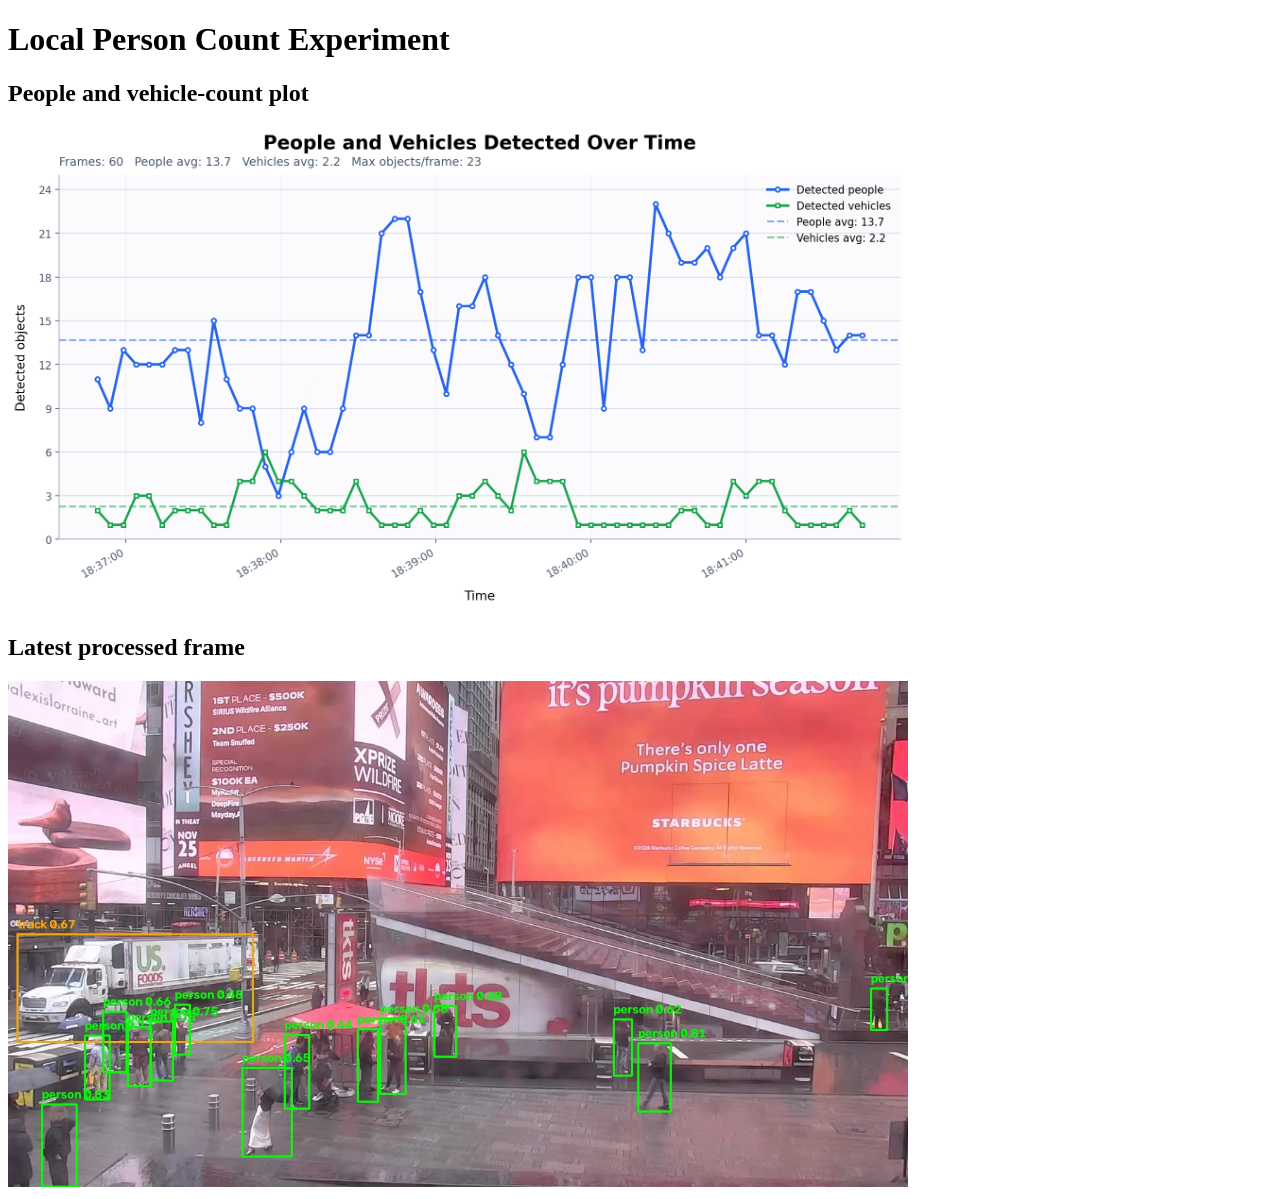
<file: local 1280px/index.html>
<!DOCTYPE html>
<html>
<head>
    <meta charset="utf-8">
    <title>Local Person Count Experiment</title>
</head>
<body>
    <h1>Local Person Count Experiment</h1>
    <h2>People and vehicle-count plot</h2>
    <img id="plotImage" src="people_count_plot.png" alt="Saved people-count plot" width="900">

    <h2>Latest processed frame</h2>
    <img id="reloadImage" src="processed_frame.jpg" alt="Latest processed frame" width="900">

    <script src="script.js"></script>
</body>
</html>
</file>
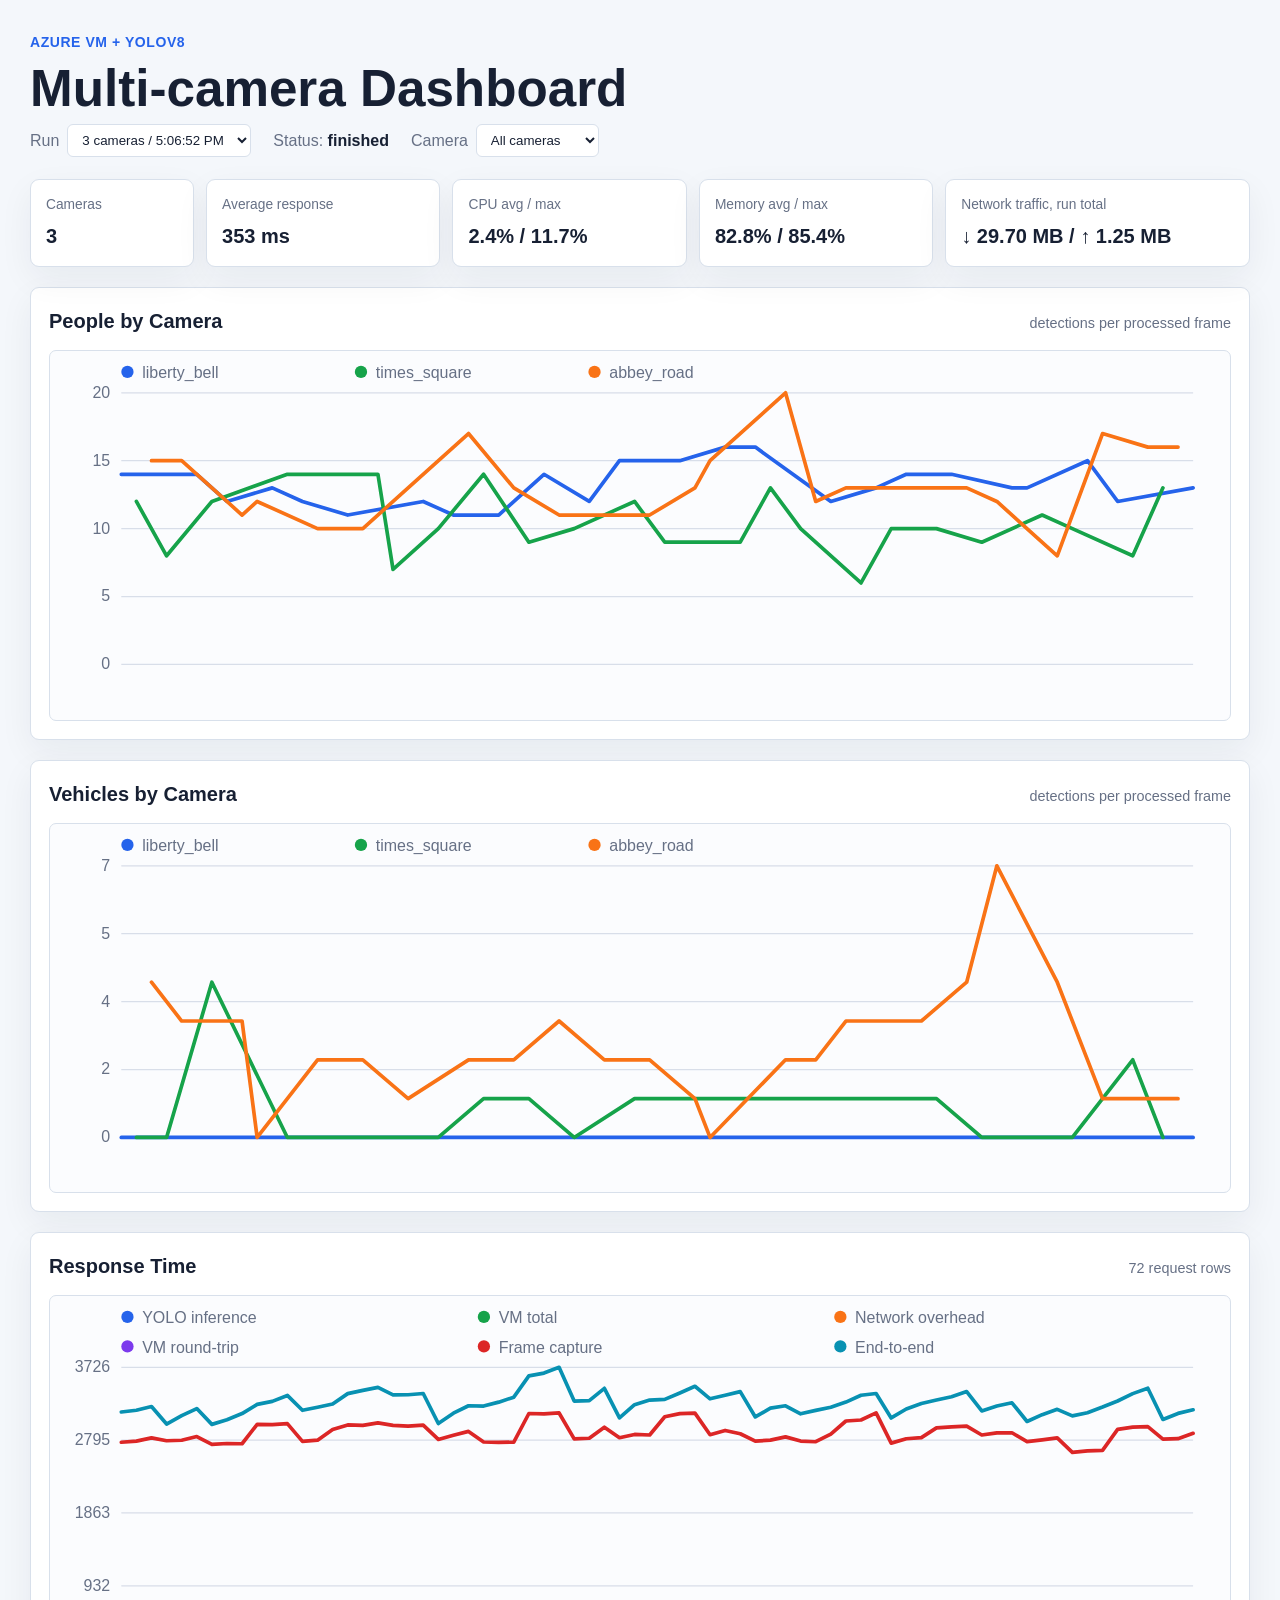
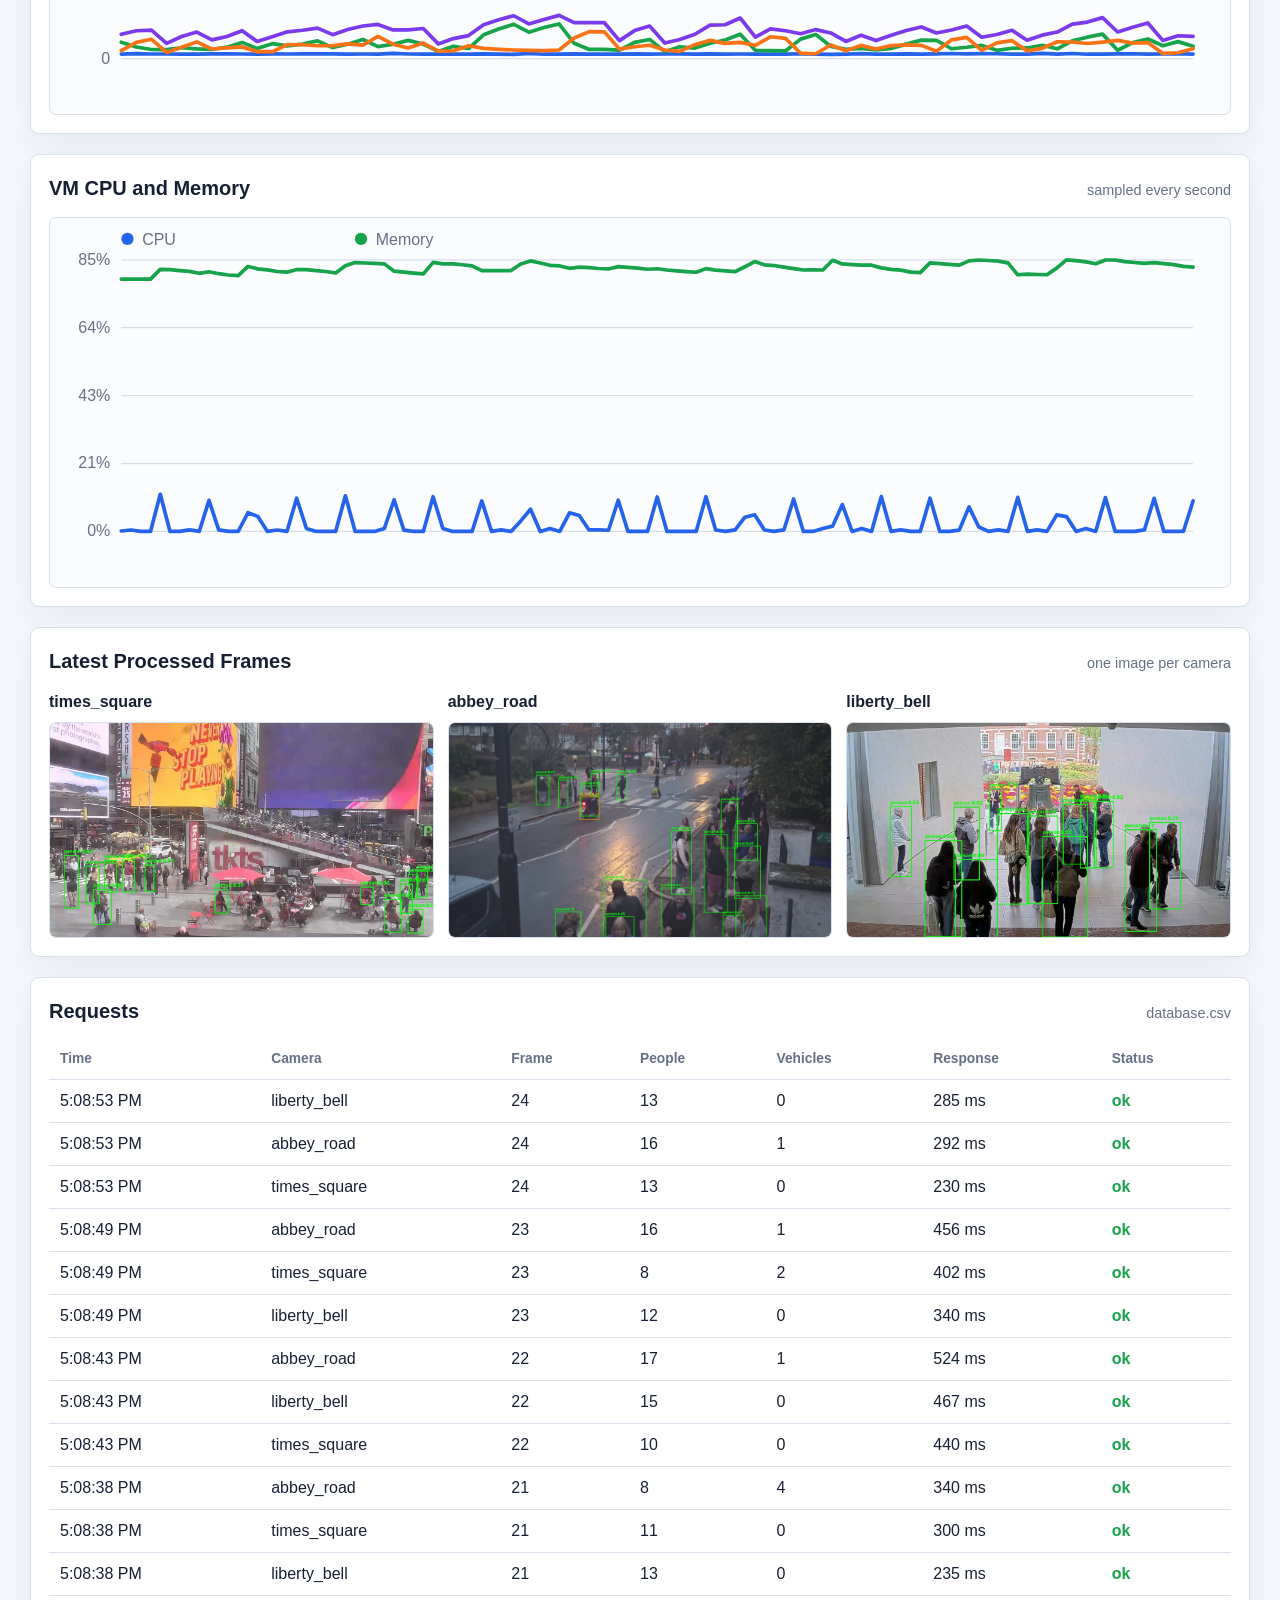
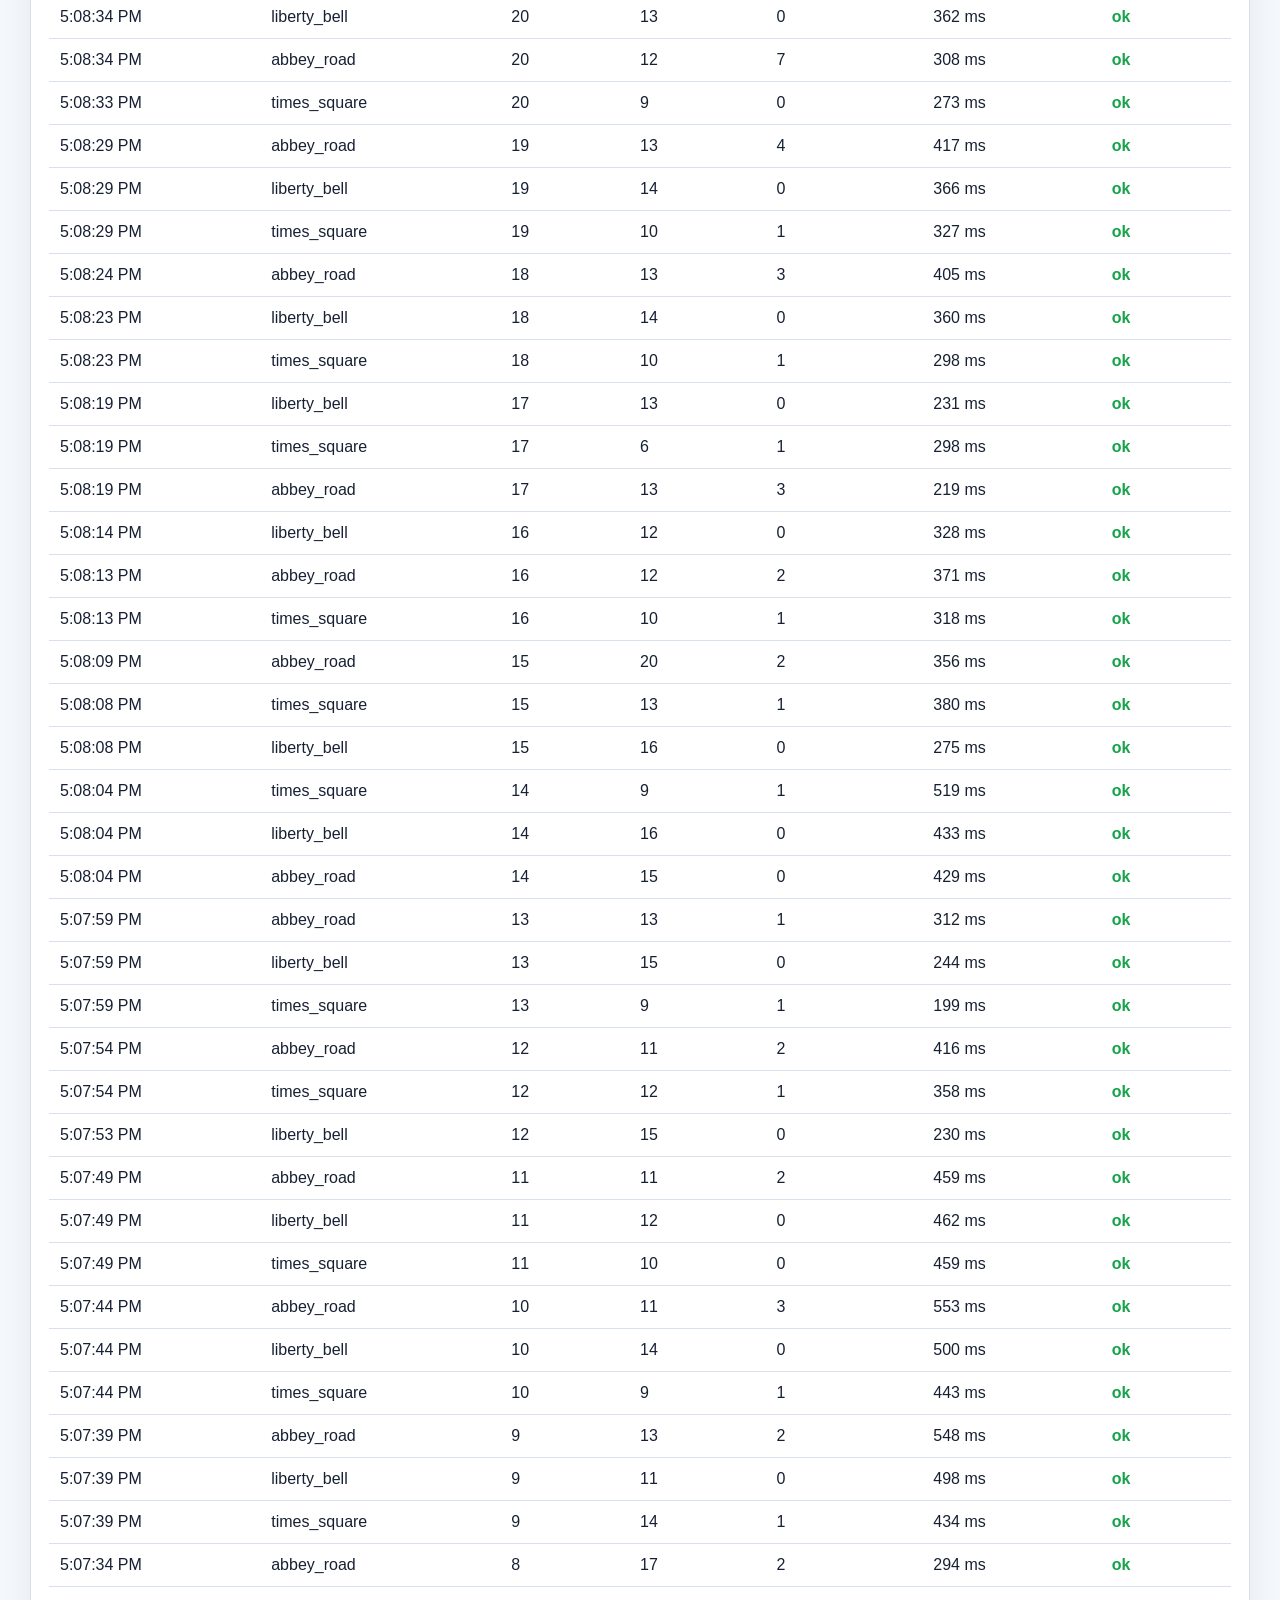
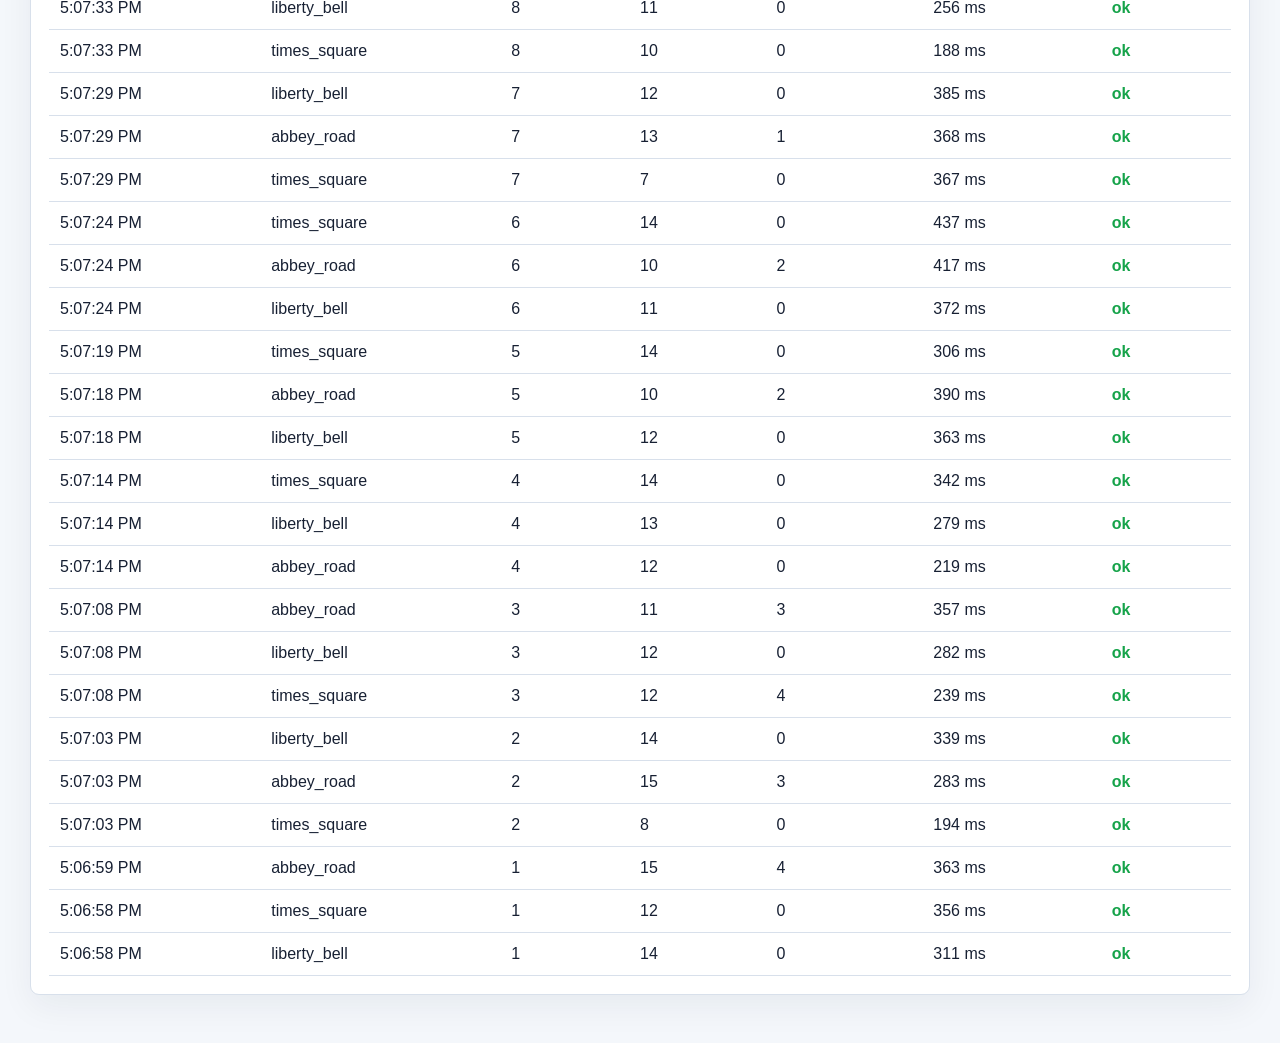
<file: multi-cameras/vm_processing/index.html>
<!doctype html>
<html lang="en">
  <head>
    <meta charset="utf-8">
    <meta name="viewport" content="width=device-width, initial-scale=1">
    <title>VM Multi-camera Dashboard</title>
    <link rel="stylesheet" href="styles.css">
  </head>
  <body>
    <main class="page">
      <header class="header">
        <p class="label">Azure VM + YOLOv8</p>
        <h1>Multi-camera Dashboard</h1>
        <div class="run-line">
          <label>Run
            <select id="runSelect"><option value="">Waiting for results</option></select>
          </label>
          <span>Status: <strong id="runStatus">-</strong></span>
          <label>Camera
            <select id="cameraSelect"><option value="all">All cameras</option></select>
          </label>
        </div>
      </header>

      <section class="metrics" aria-label="VM experiment summary">
        <article><span>Cameras</span><strong id="cameraMode">-</strong></article>
        <article><span>Average response</span><strong id="averageResponse">-</strong></article>
        <article><span>CPU avg / max</span><strong id="cpuUsage">-</strong></article>
        <article><span>Memory avg / max</span><strong id="memoryUsage">-</strong></article>
        <article><span>Network traffic, run total</span><strong id="networkTraffic">-</strong></article>
      </section>

      <section class="panel">
        <div class="panel-heading">
          <h2>People by Camera</h2>
          <span>detections per processed frame</span>
        </div>
        <svg id="peopleChart" viewBox="0 0 960 300" role="img" aria-label="People detected by camera"></svg>
      </section>

      <section class="panel">
        <div class="panel-heading">
          <h2>Vehicles by Camera</h2>
          <span>detections per processed frame</span>
        </div>
        <svg id="vehicleChart" viewBox="0 0 960 300" role="img" aria-label="Vehicles detected by camera"></svg>
      </section>

      <section class="panel">
        <div class="panel-heading">
          <h2>Response Time</h2>
          <span id="resultCount">waiting for results</span>
        </div>
        <svg id="latencyChart" viewBox="0 0 960 340" role="img" aria-label="Latency metrics chart"></svg>
      </section>

      <section class="panel">
        <div class="panel-heading">
          <h2>VM CPU and Memory</h2>
          <span>sampled every second</span>
        </div>
        <svg id="resourceChart" viewBox="0 0 960 300" role="img" aria-label="VM CPU and memory chart"></svg>
      </section>

      <section class="panel">
        <div class="panel-heading">
          <h2>Latest Processed Frames</h2>
          <span>one image per camera</span>
        </div>
        <div id="cameraFrames" class="camera-grid"></div>
      </section>

      <section class="panel">
        <div class="panel-heading">
          <h2>Requests</h2>
          <span>database.csv</span>
        </div>
        <div class="table-wrap">
          <table>
            <thead>
              <tr>
                <th>Time</th><th>Camera</th><th>Frame</th><th>People</th>
                <th>Vehicles</th><th>Response</th><th>Status</th>
              </tr>
            </thead>
            <tbody id="resultsTable">
              <tr><td colspan="7">Waiting for the first request...</td></tr>
            </tbody>
          </table>
        </div>
      </section>

    </main>
    <script src="script.js"></script>
  </body>
</html>
</file>
<file: multi-cameras/vm_processing/styles.css>
:root {
  --background: #f4f7fb;
  --surface: #ffffff;
  --text: #172033;
  --muted: #667085;
  --border: #d8e0eb;
  --accent: #2563eb;
  --green: #16a34a;
  --orange: #ea580c;
  --purple: #7c3aed;
  --red: #dc2626;
}

* { box-sizing: border-box; }

body {
  margin: 0;
  background: var(--background);
  color: var(--text);
  font-family: Arial, Helvetica, sans-serif;
  font-size: 16px;
  line-height: 1.5;
}

.page {
  width: min(1220px, calc(100% - 32px));
  margin: 0 auto;
  padding: 32px 0 48px;
}

.header { margin-bottom: 22px; }
.label {
  margin: 0 0 8px;
  color: var(--accent);
  font-size: 14px;
  font-weight: 700;
  letter-spacing: 0.04em;
  text-transform: uppercase;
}

h1, h2, p { margin-top: 0; }
h1 { margin-bottom: 8px; font-size: clamp(2rem, 5vw, 3.2rem); line-height: 1.08; }
h2 { margin-bottom: 0; font-size: 1.25rem; }
.description { max-width: 850px; margin-bottom: 14px; color: var(--muted); }

.run-line {
  display: flex;
  flex-wrap: wrap;
  align-items: center;
  gap: 10px 22px;
  color: var(--muted);
}

.run-line strong { color: var(--text); }
.run-line label { display: flex; align-items: center; gap: 8px; }
select {
  padding: 7px 10px;
  border: 1px solid var(--border);
  border-radius: 6px;
  background: var(--surface);
  color: var(--text);
}

.metrics {
  display: grid;
  grid-template-columns: minmax(0, 0.7fr) repeat(3, minmax(0, 1fr)) minmax(0, 1.3fr);
  gap: 12px;
}

.metrics article, .panel {
  background: var(--surface);
  border: 1px solid var(--border);
  border-radius: 9px;
  box-shadow: 0 12px 34px rgba(23, 32, 51, 0.06);
}

.metrics article { min-width: 0; padding: 15px; }
.metrics span { display: block; margin-bottom: 5px; color: var(--muted); font-size: 0.86rem; }
.metrics strong { display: block; overflow-wrap: anywhere; font-size: 1.25rem; }

.panel { margin-top: 20px; padding: 18px; }
.panel-heading {
  display: flex;
  align-items: baseline;
  justify-content: space-between;
  gap: 16px;
  margin-bottom: 14px;
}
.panel-heading span { color: var(--muted); font-size: 0.9rem; }

svg {
  display: block;
  width: 100%;
  height: auto;
  min-height: 250px;
  border: 1px solid var(--border);
  border-radius: 7px;
  background: #fbfcfe;
}

.grid-line { stroke: #d8dee9; stroke-width: 1; }
.axis-label { fill: var(--muted); font-size: 13px; }
.empty-chart { fill: var(--muted); font-size: 18px; }
.chart-line { fill: none; stroke-linecap: round; stroke-linejoin: round; stroke-width: 3; }
.chart-dot { fill: var(--surface); stroke-width: 2; }

.camera-grid {
  display: grid;
  grid-template-columns: repeat(3, minmax(0, 1fr));
  gap: 14px;
}
.camera-card { margin: 0; }
.camera-card figcaption { margin-bottom: 8px; font-weight: 700; }
.camera-card img {
  display: block;
  width: 100%;
  aspect-ratio: 16 / 9;
  object-fit: cover;
  border: 1px solid var(--border);
  border-radius: 7px;
  background: #eef2f7;
}

.table-wrap { overflow-x: auto; }
table { width: 100%; min-width: 980px; border-collapse: collapse; }
th, td {
  padding: 9px 11px;
  border-bottom: 1px solid var(--border);
  text-align: left;
  white-space: nowrap;
}
th { color: var(--muted); font-size: 0.86rem; font-weight: 700; }
.status-ok { color: var(--green); font-weight: 700; }
.status-error { color: var(--red); font-weight: 700; }
.note { margin: 18px 2px 0; color: var(--muted); font-size: 0.9rem; }

@media (max-width: 1100px) {
  .metrics { grid-template-columns: repeat(3, minmax(0, 1fr)); }
}

@media (max-width: 900px) {
  .metrics { grid-template-columns: repeat(2, minmax(0, 1fr)); }
  .camera-grid { grid-template-columns: 1fr; }
}

@media (max-width: 560px) {
  .page { width: min(100% - 20px, 1220px); padding-top: 20px; }
  .metrics { grid-template-columns: 1fr; }
  .panel { padding: 12px; }
  .panel-heading { align-items: flex-start; flex-direction: column; gap: 4px; }
}
</file>
